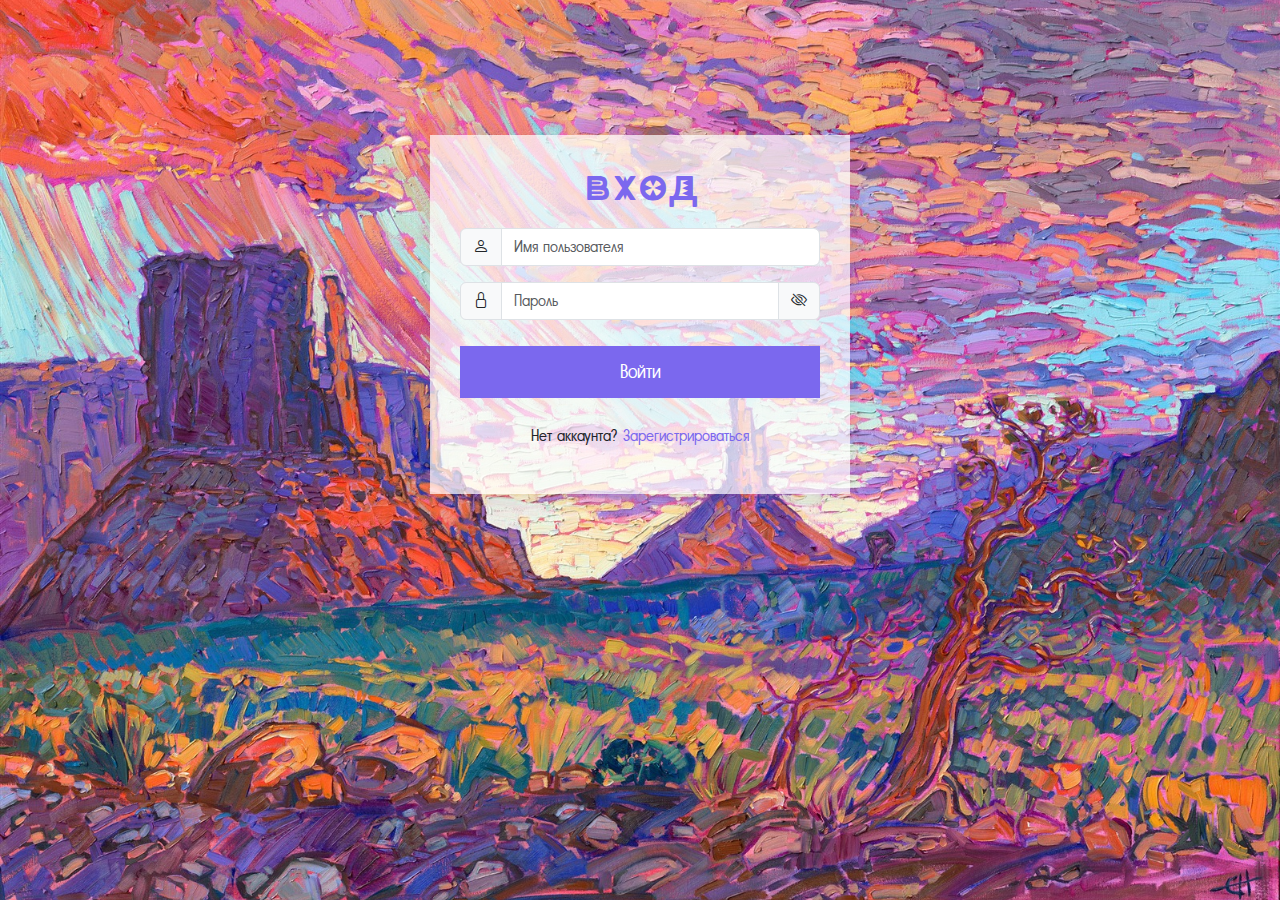
<file: CollaborativeDrawing/ClientApp/pages/auth.html>
﻿<!DOCTYPE html>
<html lang="ru">
<head>
    <meta charset="UTF-8">
    <meta name="viewport" content="width=device-width, initial-scale=1.0">
    <title>Вход и регистрация</title>
    <link href="https://cdn.jsdelivr.net/npm/bootstrap@5.3.0/dist/css/bootstrap.min.css" rel="stylesheet">
    <link href="..\css\styles.css" rel="stylesheet">
    <script src="https://cdn.jsdelivr.net/npm/bootstrap@5.3.0/dist/js/bootstrap.bundle.min.js"></script>
    <link rel="stylesheet" href="https://cdn.jsdelivr.net/npm/bootstrap-icons/font/bootstrap-icons.css">

    <style>
        body {
            background: url('../resources/images/background.jpg') no-repeat center;
            background-size: cover;
        }

        .auth-card {
            background: rgba(255, 255, 255, 0.7);
            padding: 30px;
            width: 100%;
            max-width: 420px;
            box-shadow: 0 4px 20px rgba(0, 0, 0, 0.1);
            text-align: center;
            border-radius: 0;
            margin: auto;
            margin-top: 30%;
        }

        .form-link {
            color: mediumslateblue;
            text-decoration: none;
        }

            .form-link:hover {
                color: aquamarine;
            }
    </style>
</head>
<body class="page-auth">

    <div class="container">
        <div class="row justify-content-center">
            <div class="col-md-5">
                <div class="auth-card">

                    <div id="loginForm">
                        <h1>Вход</h1>
                        <div class="mb-3 input-group">
                            <span class="input-group-text"><i class="bi bi-person"></i></span>
                            <input type="text" id="loginUsername" class="form-control" placeholder="Имя пользователя">
                        </div>
                        <div class="mb-3 input-group">
                            <span class="input-group-text"><i class="bi bi-lock"></i></span>
                            <input type="password" id="loginPassword" class="form-control" placeholder="Пароль">
                            <span class="input-group-text" onclick="togglePasswordVisibility('loginPassword', this)">
                                <i class="bi bi-eye-slash" id="loginPasswordEye"></i>
                            </span>
                        </div>
                        <button class="btn-custom w-100" onclick="login()">Войти</button>
                        <p class="text-center mt-3">Нет аккаунта? <a href="#" class="form-link" onclick="toggleForms()">Зарегистрироваться</a></p>
                    </div>

                    <div id="registerForm" style="display: none;">
                        <h1>Регистрация</h1>
                        <div class="mb-3 input-group">
                            <span class="input-group-text"><i class="bi bi-person-plus"></i></span>
                            <input type="text" id="registerUsername" class="form-control" placeholder="Имя пользователя">
                        </div>
                        <div class="mb-3 input-group">
                            <span class="input-group-text"><i class="bi bi-lock"></i></span>
                            <input type="password" id="registerPassword" class="form-control" placeholder="Пароль" oninput="checkPasswordStrength(this.value)">
                            <span class="input-group-text" onclick="togglePasswordVisibility('registerPassword', this)">
                                <i class="bi bi-eye-slash" id="registerPasswordEye"></i>
                            </span>
                        </div>
                        <div id="passwordStrength" class="form-text mt-1"></div>
                        <button class="btn-custom w-100" onclick="register()">Зарегистрироваться</button>
                        <p class="text-center mt-3">Уже есть аккаунт? <a href="#" class="form-link" onclick="toggleForms()">Войти</a></p>
                    </div>

                </div>
            </div>
        </div>
    </div>

    <script src="../js/auth.js"></script>
    <script>
        function togglePasswordVisibility(inputId, eyeIconSpan) {
            const input = document.getElementById(inputId);
            const icon = eyeIconSpan.querySelector("i");

            if (input.type === "password") {
                input.type = "text";
                icon.classList.remove("bi-eye-slash");
                icon.classList.add("bi-eye");
            } else {
                input.type = "password";
                icon.classList.remove("bi-eye");
                icon.classList.add("bi-eye-slash");
            }
        }

        function checkPasswordStrength(password) {
            const strengthText = document.getElementById("passwordStrength");
            password = password.trim();

            let score = 0;

            if (password.length >= 8) score++;
            if (/[A-Za-zА-Яа-яЁё]/.test(password)) score++;
            if (/\d/.test(password)) score++;
            if (/[^A-Za-zА-Яа-яЁё0-9]/.test(password)) score++;

            if (password.length === 0) {
                strengthText.textContent = "";
                return;
            }

            if (score <= 1) {
                strengthText.textContent = "Слабый пароль";
                strengthText.style.color = "red";
            } else if (score === 2 || score === 3) {
                strengthText.textContent = "Средний пароль";
                strengthText.style.color = "orange";
            } else {
                strengthText.textContent = "Надёжный пароль";
                strengthText.style.color = "green";
            }
        }
    </script>
</body>
</html>
</file>
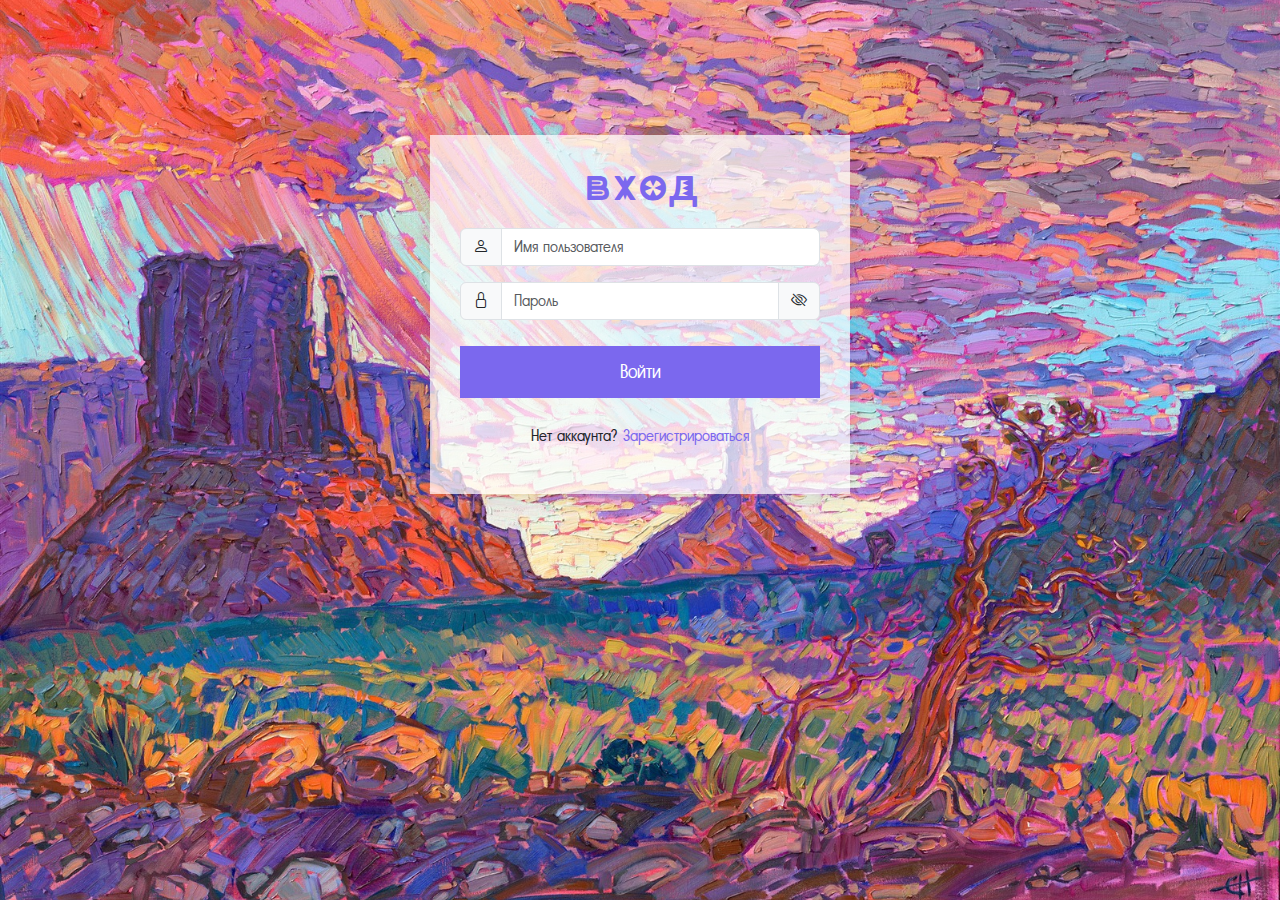
<file: CollaborativeDrawing/ClientApp/pages/personal_account.html>
﻿<!DOCTYPE html>
<html lang="ru">
<head>
    <meta charset="UTF-8">
    <meta name="viewport" content="width=device-width, initial-scale=1.0">
    <title>Личный кабинет</title>
    <link href="https://cdn.jsdelivr.net/npm/bootstrap@5.3.0/dist/css/bootstrap.min.css" rel="stylesheet">
    <link href="..\css\styles.css" rel="stylesheet">
    <script src="https://cdn.jsdelivr.net/npm/bootstrap@5.3.0/dist/js/bootstrap.bundle.min.js"></script>
    <style>
        ::-webkit-scrollbar {
            width: 0;
        }

        body {
            background: url('../resources/images/background_3.jpg') no-repeat center;
            background-size: cover;
            background-attachment: fixed;
            padding-top: 80px;
        }

        .container-box {
            background: rgba(255, 255, 255, 0.7);
            padding: 40px;
            border-radius: 10px;
            width: 90%;
            max-width: 900px;
            box-shadow: 0 4px 20px rgba(0, 0, 0, 0.1);
            text-align: center;
            margin-top: 30px;
            border-radius: 0;
        }

        h3 {
            font-size: 1.5em;
            margin-top: 1em;
        }

        .modal {
            display: none;
            position: fixed;
            z-index: 1000;
            left: 0;
            top: 0;
            width: 100%;
            height: 100%;
            background-color: rgba(0, 0, 0, 0.5);
            justify-content: center;
            align-items: center;
        }

        .modal-content {
            background: white;
            padding: 20px;
            border-radius: 10px;
            width: 90%;
            max-width: 400px;
            text-align: center;
            margin: auto;
            top: 30%;
            gap:1vh;
        }

        #qrModal .modal-content {
            top: 5%;
        }

        .close {
            float: right;
            font-size: 1.2em;
            cursor: pointer;
            position: absolute;
            margin-left: 85%;
        }

        .session-buttons {
            display: flex;
            flex-wrap: wrap;
            gap: 8px;
            justify-content: center;
            margin-top: 10px;
        }

        @media (max-width: 600px) {
            .session-buttons {
                flex-direction: column;
                align-items: center;
            }

                .session-buttons .btn-custom {
                    width: 100%;
                    max-width: 250px;
                }
        }

    </style>
</head>
<body>

    <nav class="navbar navbar-expand-lg fixed-top">
        <div class="container">
            <a class="navbar-brand" href="/pages/welcom.html">Collaborative Drawing</a>
            <button class="navbar-toggler" type="button" data-bs-toggle="collapse" data-bs-target="#navbarNav">
                <span class="navbar-toggler-icon"></span>
            </button>
            <div class="collapse navbar-collapse" id="navbarNav">
                <ul class="navbar-nav ms-auto">
                    <li class="nav-item"><a class="nav-link" href="index.html">Сеансы</a></li>
                    <li class="nav-item" onclick="logout()"><a class="nav-link">Выйти</a></li>
                </ul>
            </div>
        </div>
    </nav>
    <div class="container-box">
        <h1>Мои сеансы</h1>

        <button class="btn-custom" onclick="openCreateSessionModal()">+ Создать сеанс</button>

        <div id="session-list-container">
            <div id="mySessions">
            </div>
        </div>
    </div>

    <div id="editSessionModal" class="modal">
        <div class="modal-content">
            <span class="close" onclick="closeEditSessionModal()">☓</span>
            <h3>Редактирование сеанса</h3>
            <input type="text" id="editSessionName" placeholder="Название сеанса">
            <label>
                <input type="checkbox" id="editIsPrivate"> Приватный
            </label>
            <input type="password" id="editPassword" placeholder="Пароль">
            <button class="btn-custom" onclick="updateSession()">Сохранить</button>
        </div>
    </div>

    <div id="createSessionModal" class="modal">
        <div class="modal-content">
            <span class="close" onclick="closeCreateSessionModal()">☓</span>
            <h3>Настройки нового сеанса</h3>
            <input type="text" id="sessionName" placeholder="Название сеанса">
            <label>
                <input type="checkbox" id="isPrivate" onchange="togglePasswordField()"> Приватный
            </label>
            <input type="password" id="password" placeholder="Пароль" style="display: none;">

            <button class="btn-custom" onclick="createSession()">Создать сеанс</button>
        </div>
    </div>

    <div id="qrModal" class="modal">
        <div class="modal-content">
            <span class="close" onclick="document.getElementById('qrModal').style.display='none'">☓</span>
            <h3 style="font-size:1.2em;">QR-код для входа в сеанс</h3>
            <img id="qrImage" src="" alt="QR Code" style="margin-bottom: 15px; max-width:100%;">
            <div id="shareButtons" style="margin-top: 10px;">
            </div>
        </div>
    </div>

    <script src="../js/session_account.js"></script>
    <script src="../js/log.js"></script>
</body>
</html>
</file>
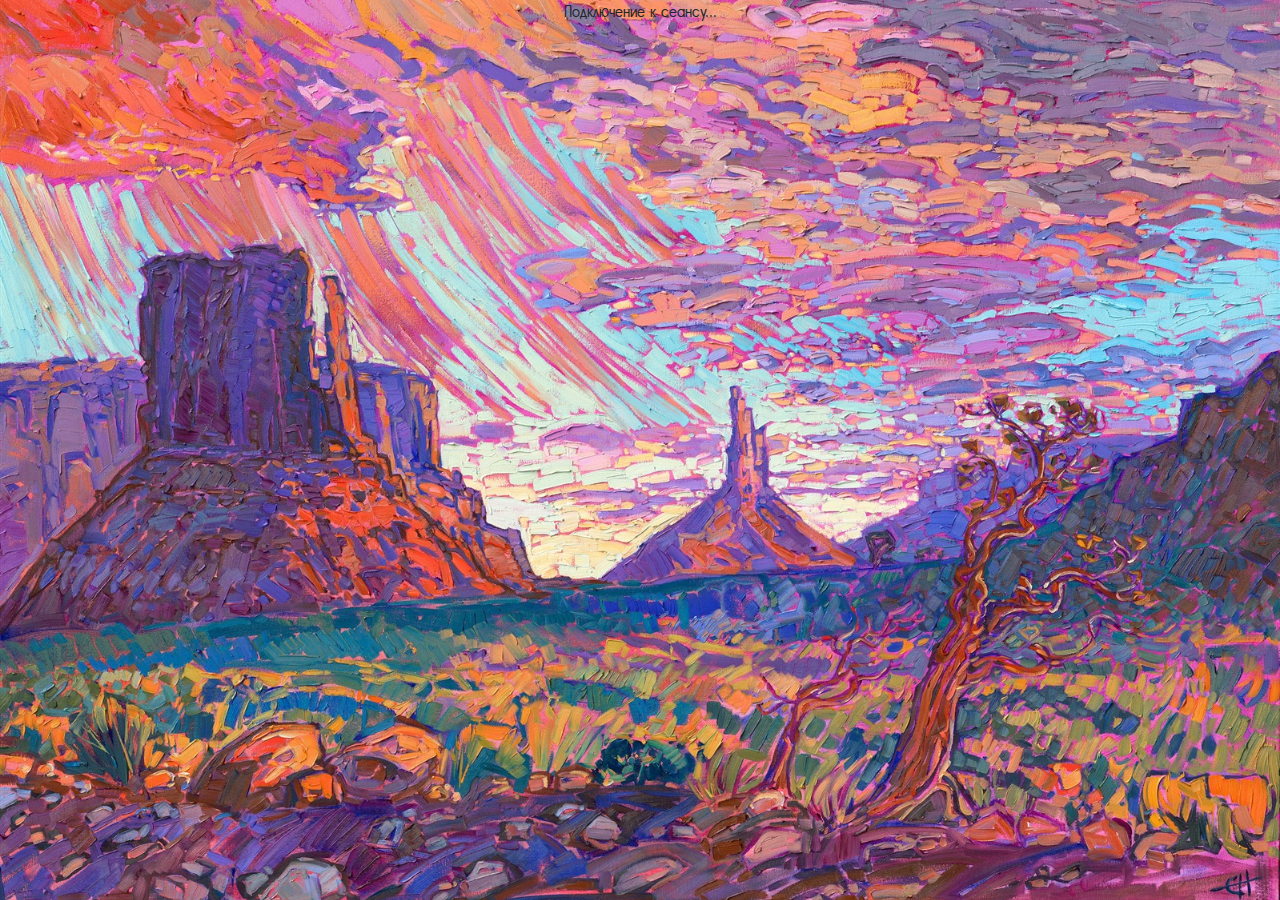
<file: CollaborativeDrawing/ClientApp/pages/qr-join.html>
﻿<!DOCTYPE html>
<html>
<head>
    <meta charset="UTF-8">
    <meta name="viewport" content="width=device-width, initial-scale=1.0">
    <link href="https://cdn.jsdelivr.net/npm/bootstrap@5.3.0/dist/css/bootstrap.min.css" rel="stylesheet">
    <link href="..\css\styles.css" rel="stylesheet">
    <script src="https://cdn.jsdelivr.net/npm/bootstrap@5.3.0/dist/js/bootstrap.bundle.min.js"></script>
    <link rel="stylesheet" href="https://cdn.jsdelivr.net/npm/bootstrap-icons/font/bootstrap-icons.css">
    <title>Вход по QR</title>
    <style>
        body {
            background: url('../resources/images/background.jpg') no-repeat center;
            background-size: cover;
        }
    </style>
</head>
<body>
    <p> Подключение к сеансу...</p>
    <script src="../js/session.js"></script>
    <script>
        document.addEventListener("DOMContentLoaded", async () => {
            const urlParams = new URLSearchParams(window.location.search);
            const sessionId = urlParams.get("sessionId");

            if (!sessionId) {
                alert("Сеанс не указан.");
                return;
            }
            try {
                const res = await fetch(`${API_URL}/session-info?sessionId=${sessionId}`, {
                    method: 'GET',
                });
                if (!res.ok) {
                    throw new Error(await res.text());
                }
                const sessionData = await res.json();
                joinSession(sessionData.id, sessionData.isPrivate);

            } catch (err) {
                alert("Ошибка подключения: " + err.message);
            }
        });
    </script>
</body>
</html>
</file>
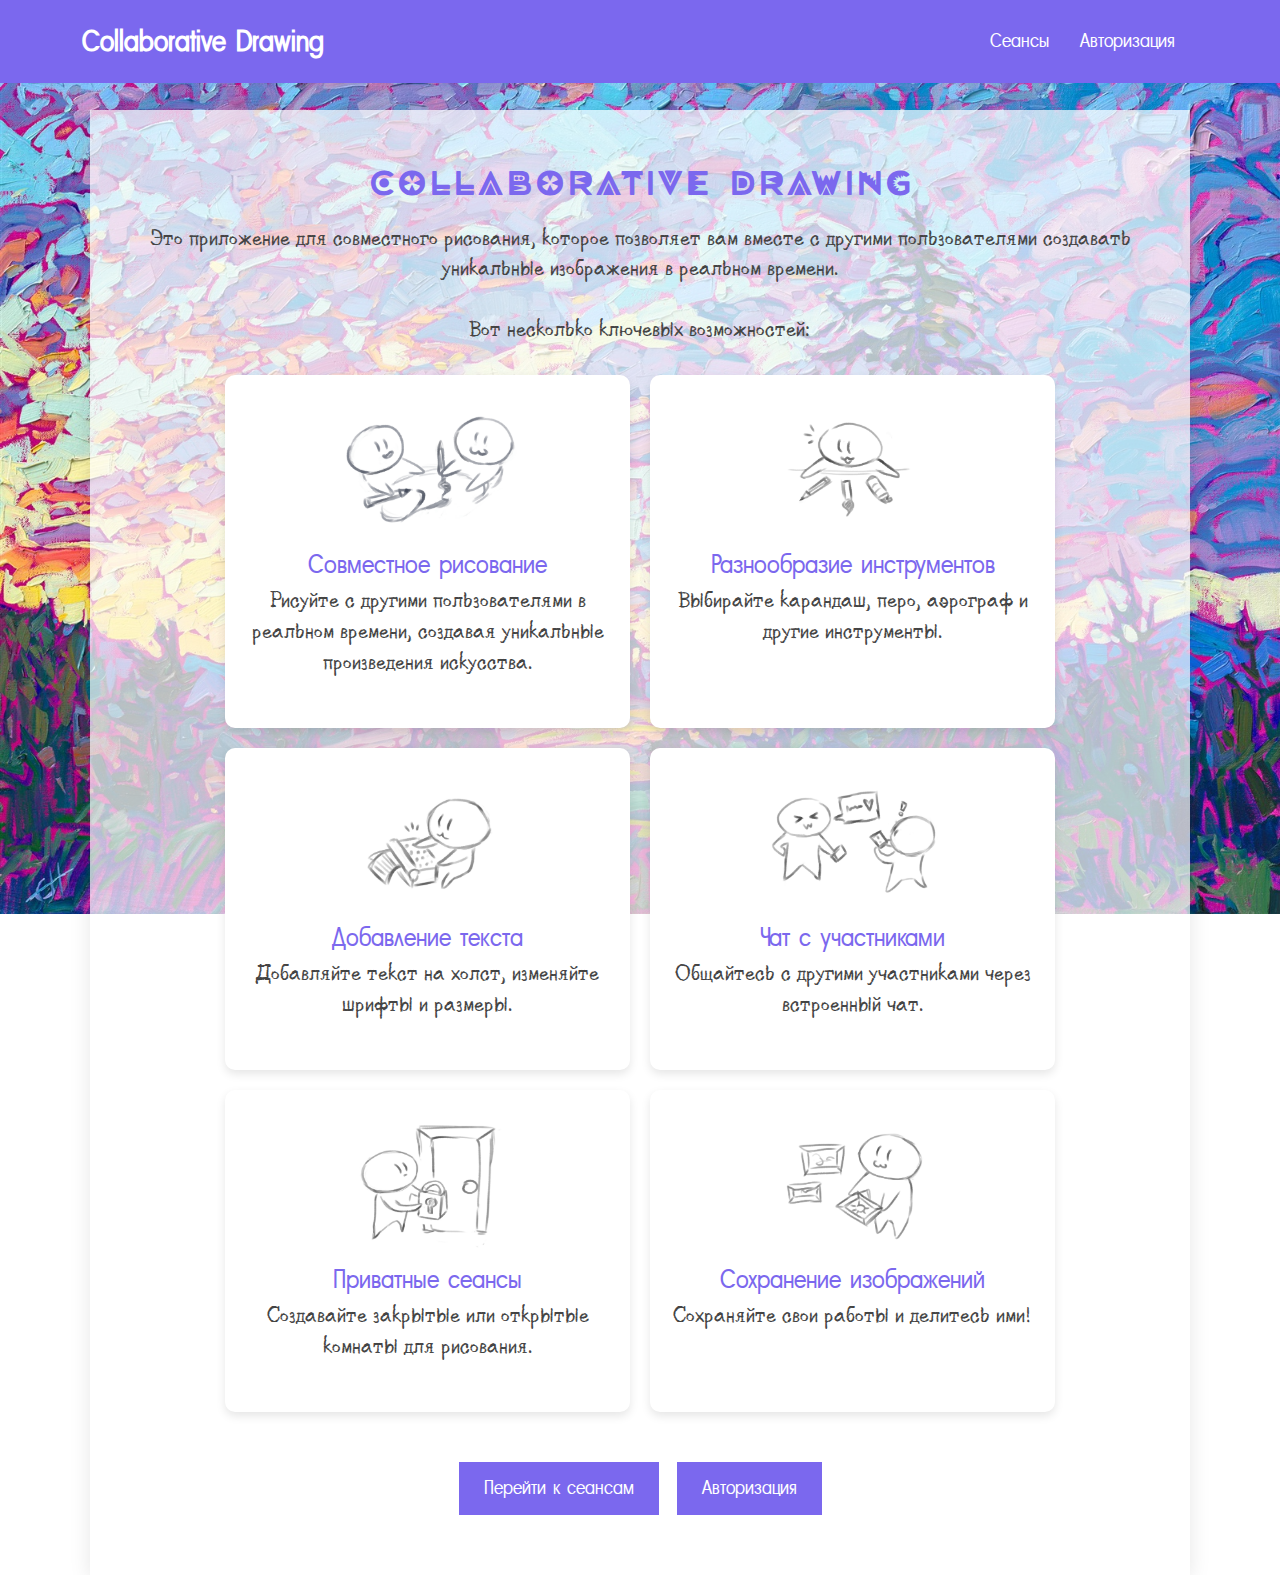
<file: CollaborativeDrawing/ClientApp/pages/welcom.html>
﻿<!DOCTYPE html>
<html lang="ru">
<head>
    <meta charset="UTF-8">
    <meta name="viewport" content="width=device-width, initial-scale=1.0">
    <title>Collaborative Drawing</title>
    <link href="https://cdn.jsdelivr.net/npm/bootstrap@5.3.0/dist/css/bootstrap.min.css" rel="stylesheet">
    <link href="..\css\styles.css" rel="stylesheet">
    <script src="https://cdn.jsdelivr.net/npm/bootstrap@5.3.0/dist/js/bootstrap.bundle.min.js"></script>
    <style>
        ::-webkit-scrollbar {
            width: 0;
        }

        body {
            background: url('../resources/images/background_1.jpg') no-repeat center;
            background-attachment: fixed;
            padding-top: 80px;
            background-size:cover;
        }

        .welcome-container {
            background: rgba(255, 255, 255, 0.7);
            padding: 5.6vh;
            border-radius: 0;
            width: 90%;
            max-width: 1100px;
            box-shadow: 0 4px 20px rgba(0, 0, 0, 0.1);
            text-align: center;
            margin-top: 30px;
        }

        p {
            color: #444;
            font-size: 1.2em;
            line-height: 1.6;
            margin-bottom: 30px;
            font-family: 'Berton';
        }

        .features {
            display: flex;
            flex-wrap: wrap;
            justify-content: center;
            gap: 20px;
        }

        .feature-card {
            background-color: #fff;
            border-radius: 10px;
            box-shadow: 0 4px 10px rgba(0, 0, 0, 0.1);
            padding: 20px;
            text-align: center;
            width: 45vh;
            transition: transform 0.3s ease-in-out;
        }

            .feature-card:hover {
                transform: translateY(-10px);
                box-shadow: 0 8px 20px rgba(0, 0, 0, 0.2);
            }

            .feature-card img {
                width: 200px;
                height: 150px;
                margin-bottom: 5px;
            }

            .feature-card h4 {
                color: mediumslateblue;
                font-size: 1.6em;
                margin-bottom: 5px;
            }

        .link-container {
            margin-top: 40px;
            display: flex;
            flex-wrap: wrap;
            justify-content: center;
            gap: 2vh;
        }

        @media (max-width: 769px) {
            h1 {
                font-size: 3.5vh;
            }
        }
    </style>
</head>
<body>

    <nav class="navbar navbar-expand-lg fixed-top">
        <div class="container">
            <a class="navbar-brand" href="/pages/welcom.html">Collaborative Drawing</a>
            <button class="navbar-toggler" type="button" data-bs-toggle="collapse" data-bs-target="#navbarNav">
                <span class="navbar-toggler-icon"></span>
            </button>
            <div class="collapse navbar-collapse" id="navbarNav">
                <ul class="navbar-nav ms-auto">
                    <li class="nav-item"><a class="nav-link" href="index.html">Сеансы</a></li>
                    <li class="nav-item">
                        <a id="accountLink" class="nav-link" href="auth.html">Авторизация</a>
                    </li>
                    <li class="nav-item d-none" id="logoutItem">
                        <a class="nav-link" href="#" onclick="logout()">Выйти</a>
                    </li>
                </ul>
            </div>
        </div>
    </nav>

    <div class="welcome-container">
        <h1>Collaborative Drawing</h1>
        <p>Это приложение для совместного рисования, которое позволяет вам вместе с другими пользователями создавать уникальные изображения в реальном времени.</p>

        <p>Вот несколько ключевых возможностей:</p>

        <div class="features">
            <div class="feature-card">
                <img src="../resources/images/1.jpg" alt="Рисование">
                <h4>Совместное рисование</h4>
                <p>Рисуйте с другими пользователями в реальном времени, создавая уникальные произведения искусства.</p>
            </div>
            <div class="feature-card">
                <img src="../resources/images/2.jpg" alt="Инструменты">
                <h4>Разнообразие инструментов</h4>
                <p>Выбирайте карандаш, перо, аэрограф и другие инструменты.</p>
            </div>
            <div class="feature-card">
                <img src="../resources/images/3.jpg" alt="Текст">
                <h4>Добавление текста</h4>
                <p>Добавляйте текст на холст, изменяйте шрифты и размеры.</p>
            </div>
            <div class="feature-card">
                <img src="../resources/images/4.jpg" alt="Чат">
                <h4>Чат с участниками</h4>
                <p>Общайтесь с другими участниками через встроенный чат.</p>
            </div>
            <div class="feature-card">
                <img src="../resources/images/5.jpg" alt="Приватные сеансы">
                <h4>Приватные сеансы</h4>
                <p>Создавайте закрытые или открытые комнаты для рисования.</p>
            </div>
            <div class="feature-card">
                <img src="../resources/images/6.jpg" alt="Сохранение">
                <h4>Сохранение изображений</h4>
                <p>Сохраняйте свои работы и делитесь ими!</p>
            </div>
        </div>

        <div class="link-container">
            <a href="index.html" class="btn-custom">Перейти к сеансам</a>
            <a href="auth.html" class="btn-custom">Авторизация</a>
        </div>
    </div>
    <script src="../js/log.js"></script>
    <script>
        checkAuth();
    </script>
</body>
</html>
</file>
